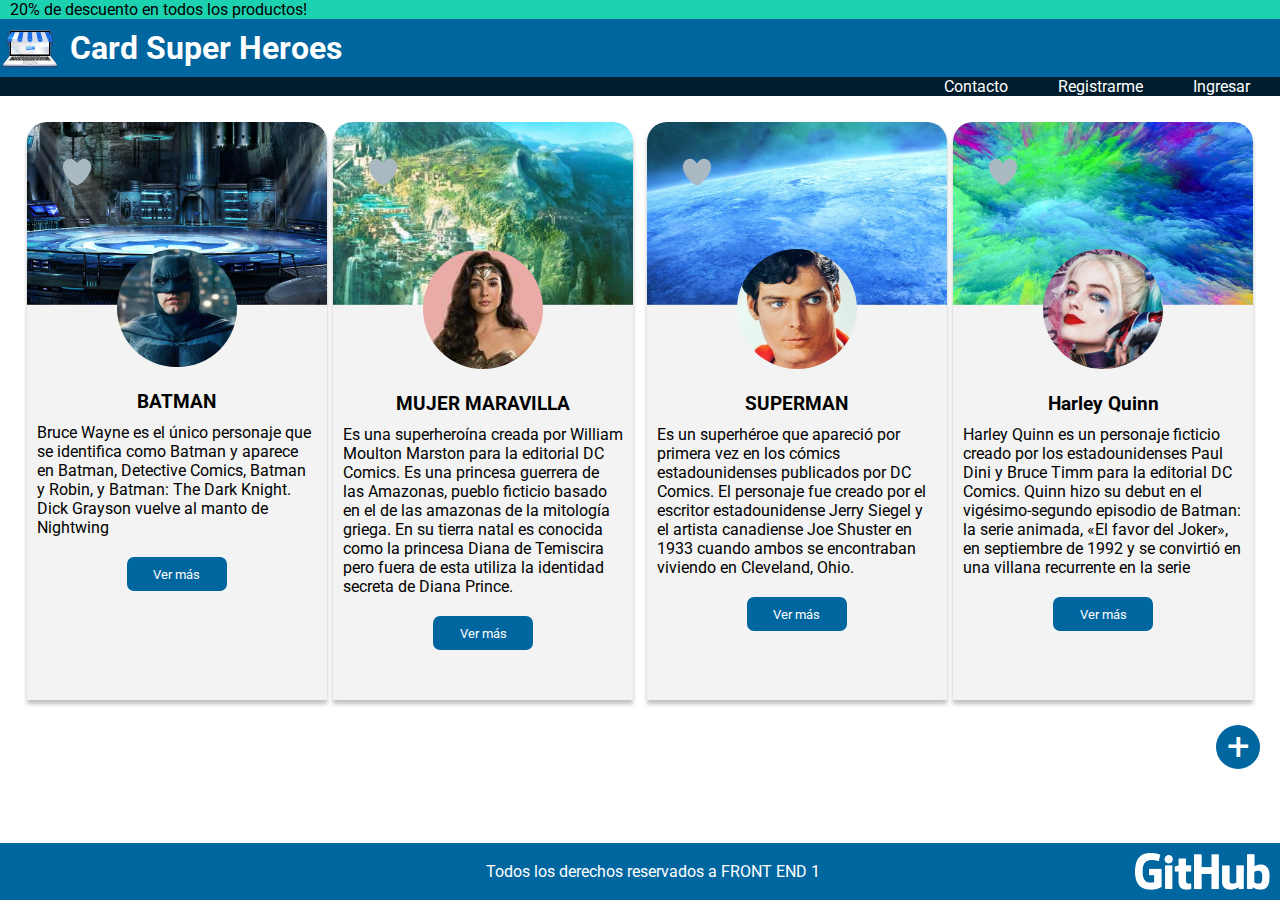
<file: index.html>
<!DOCTYPE html>
<html lang="es">

<head>
  <meta charset="UTF-8">
  <title>Card Super Heroes</title>
  <link rel="stylesheet" href="css/styles.css">
  <link rel="preconnect" href="https://fonts.googleapis.com">
  <link rel="preconnect" href="https://fonts.gstatic.com" crossorigin>
  <link href="https://fonts.googleapis.com/css2?family=Roboto:wght@100;400&display=swap" rel="stylesheet">
  <meta name="viewport" content="width=device-width, initial-scale=1.0">
</head>

<body>
  <header>
    <p>20% de descuento en todos los productos!</p>
    <div class="container_logo">
      <a href="../index.html">
        <img src="./img/logo.svg" alt="logo">
        <h1>Card Super Heroes</h1>
      </a>
    </div>
    <nav class="menu">
      <ul>
        <li>
          <a href="#">Contacto</a>
        </li>
        <li>
          <a href="./views/registrarme.html">Registrarme</a>
        </li>
        <li>
          <a href="#">Ingresar</a>
        </li>
      </ul>
    </nav>
  </header>
  <main class="content_index">
    <div class="content_personajes">
      <div class="row">
        <article>
          <div class="cover">
            <img src="./img/blue_cover.png" alt="cover" class="cover_personaje">
            <!--<img class="heart" src="./img/heart.png" alt="icono">-->
            <div class="card-heart"></div>
          </div>
          <img class="photo" src="./img/batman.png" alt="personaje">
          <div class="description">
            <h3>BATMAN</h3>
            <p>Bruce Wayne es el único personaje que se identifica como Batman y aparece en Batman, Detective Comics,
              Batman y Robin, y Batman: The Dark Knight. Dick Grayson vuelve al manto de Nightwing
            </p>
            <button>Ver más</button>
          </div>
        </article>

        <article>
          <div class="cover">
            <img src="./img/green_cover.png" alt="cover" class="cover_personaje">
            <!--<img class="heart" src="./img/heart.png" alt="icono">-->
            <div class="card-heart"></div>
          </div>
          <img class="photo" src="./img/woman.png" alt="personaje">
          <div class="description">
            <h3>MUJER MARAVILLA</h3>
            <p>Es una superheroína creada por William Moulton Marston para la editorial DC Comics. Es una princesa
              guerrera de las Amazonas, pueblo ficticio basado en el de las amazonas de la mitología griega. En su
              tierra
              natal es conocida como la princesa Diana de Temiscira pero fuera de esta utiliza la identidad secreta de
              Diana Prince.
            </p>
            <button>Ver más</button>
          </div>
        </article>
      </div>

      <div class="row">
        <article>
          <div class="cover">
            <img src="./img/lightblue_cover.png" alt="cover" class="cover_personaje">
            <!--<img class="heart" src="./img/heart.png" alt="icono">-->
            <div class="card-heart"></div>
          </div>
          <img class="photo" src="./img/superman.png" alt="personaje">
          <div class="description">
            <h3>SUPERMAN</h3>
            <p>Es un superhéroe que apareció por primera vez en los cómics estadounidenses publicados por DC Comics.
              El personaje fue creado por el escritor estadounidense Jerry Siegel y el artista canadiense Joe Shuster en
              1933 cuando ambos se encontraban viviendo en Cleveland, Ohio.
            </p>
            <button>Ver más</button>
          </div>
        </article>

        <article>
          <div class="cover">
            <img src="./img/pink_cover.png" alt="cover" class="cover_personaje">
            <!--<img class="heart" src="./img/heart.png" alt="icono">-->
            <div class="card-heart"></div>
          </div>
          <img class="photo" src="./img/harley.png" alt="personaje">
          <div class="description">
            <h3>Harley Quinn</h3>
            <p>Harley Quinn es un personaje ficticio creado por los estadounidenses Paul Dini y Bruce Timm para la
              editorial DC Comics. Quinn hizo su debut en el vigésimo-segundo episodio de Batman: la serie animada, «El
              favor del Joker», en septiembre de 1992 y se convirtió en una villana recurrente en la serie
            </p>
            <button>Ver más</button>
          </div>
        </article>
      </div>
    </div>
    <button class="add">+</button>
  </main>
  <footer>
    <div class="container_footer">
      <p>
        Todos los derechos reservados a FRONT END 1
      </p>

      <img src="./img/github.png" alt="github">
    </div>
  </footer>
</body>

</html>
</file>
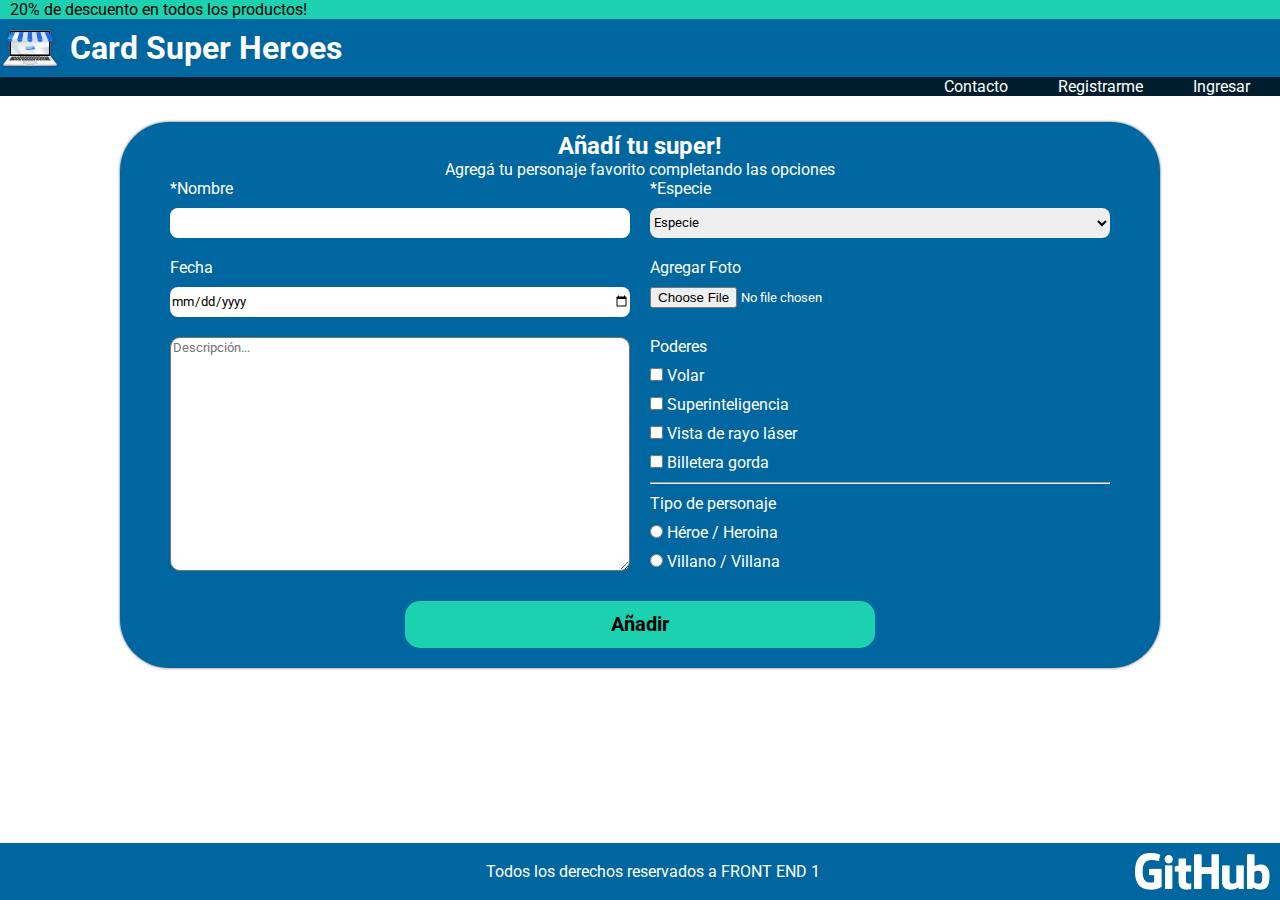
<file: views/registrarme.html>
<!DOCTYPE html>
<html lang="es">

<head>
  <meta charset="UTF-8">
  <title>Card Super Heroes</title>
  <link rel="stylesheet" href="../css/styles.css">
  <link rel="preconnect" href="https://fonts.googleapis.com">
  <link rel="preconnect" href="https://fonts.gstatic.com" crossorigin>
  <link href="https://fonts.googleapis.com/css2?family=Roboto:wght@100;400&display=swap" rel="stylesheet">
  <link href="https://fonts.googleapis.com/css2?family=Inter:wght@100;400&display=swap" rel="stylesheet">
  <meta name="viewport" content="width=device-width, initial-scale=1.0">
</head>

<body>
  <header>
    <p>20% de descuento en todos los productos!</p>
    <div class="container_logo">
      <a href="../index.html">
        <img src="../img/logo.svg" alt="logo">
        <h1>Card Super Heroes</h1>
      </a>
    </div>
    <nav class="menu">
      <ul>
        <li>
          <a href="#">Contacto</a>
        </li>
        <li>
          <a href="./registrarme.html">Registrarme</a>
        </li>
        <li>
          <a href="#">Ingresar</a>
        </li>
      </ul>
    </nav>
  </header>
  <main class="content_registrarme">
    <form class="form_registrarme">
      <h2>Añadí tu super!</h2>
      <p>Agregá tu personaje favorito completando las opciones</p>
      <div class="row_form">
        <p class="column_form">
          <label for="nombre">*Nombre</label>
          <input type="text" name="nombre_bd" id="nombre" class="input_form_border">
        </p>
        <p class="column_form">
          <label for="especie">*Especie</label>
          <select name="especie_bd" id="especie" class="input_form_border">
            <option value="" disabled selected>Especie</option>
            <option value="value1">Value 1</option>
            <option value="value2">Value 2</option>
            <option value="value3">Value 3</option>
          </select>
        </p>
      </div>
      <div class="row_form">
        <p class="column_form">
          <label for="fecha">Fecha</label>
          <input type="date" name="fecha_bd" id="fecha" class="input_form_border">
        </p>
        <p class="column_form">
          <label for="foto">Agregar Foto</label>
          <input type="file" name="foto_bd" id="foto">
        </p>
      </div>
      <div class="row_form">
        <textarea name="description" id="description" cols="30" rows="10" class="column_form"
          placeholder="Descripción..."></textarea>
        <div class="column_form">
          <span>Poderes</span>
          <label for="poder1">
            <input type="checkbox" id="poder1" name="poderes" value="poder1">
            Volar
          </label>
          <label for="poder2">
            <input type="checkbox" id="poder2" name="poderes" value="poder2">
            Superinteligencia
          </label>
          <label for="poder3">
            <input type="checkbox" id="poder3" name="poderes" value="poder3">
            Vista de rayo láser
          </label>
          <label for="poder4">
            <input type="checkbox" id="poder4" name="poderes" value="poder4">
            Billetera gorda
          </label>

          <hr>

          <span>Tipo de personaje</span>
          <label for="personaje1">
            <input type="radio" id="personaje1" name="personajes" value="personaje1">
            Héroe / Heroina
          </label>
          <label for="personaje2">
            <input type="radio" id="personaje2" name="personajes" value="personaje2">
            Villano / Villana
          </label>
        </div>
      </div>
      <input type="submit" value="Añadir" class="button_form_registrarme">
    </form>
  </main>
  <footer>
    <div class="container_footer">
      <p>
        Todos los derechos reservados a FRONT END 1
      </p>

      <img src="../img/github.png" alt="github">
    </div>
  </footer>
</body>

</html>
</file>
<file: css/styles.css>
* {
  box-sizing: border-box;
  margin: 0px;
  font-family: 'Roboto', 'sans-serif';
}

button {
  cursor: pointer;
}

header p {
  background-color: #1CD1B0;
  padding-left: 10px;
}

.container_logo{
  background-color: #00669F;
}

.container_logo img{
  width: 60px;
}

.container_logo a{
  display: flex;
  align-items: center;
}

h1 {
  color: #FFFFFF;
  padding: 10px;
}

nav{
  background-color: #001D2D;
  margin-bottom: 2%;
}

ul {
  list-style: none;
  display: flex;
  justify-content: flex-end;
  gap: 50px;
  margin-right: 30px;
}

a {
  text-decoration: none;
  color: #FFFFFF;
}

.content_index {
  margin: 0px 20px;
  display: flex;
  flex-direction: column;
  align-items: flex-end;
}

.content_index button:hover {
  background-color: #001D2D;
  color: #FFFFFF;
}

.content_registrarme {
  margin: 0px 20px;
  display: flex;
  justify-content: center;
}

.content_personajes {
  display: flex;
  justify-content: space-between;
  margin-bottom: 2%;
  width: 100%;
}

.row {
  display: flex;
  justify-content: space-evenly;
  width: 100%;
}

.row_form {
  display: flex;
  justify-content: space-between;
  gap: 20px;
  width: 100%;
  margin-bottom: 20px;
}

.column_form {
  display: flex;
  flex-direction: column;
  gap: 10px;
  width: 50%;
}

.input_form_border {
  border-radius: 8px;
  border: 0px;
  height: 30px;
}

#description{
  border-radius: 10px;
}

article {
  position: relative;
  display: inline-block;
  width: 300px;
  background-color: #F3F3F3;
  box-shadow: 0px 4px 4px rgba(0, 0, 0, 0.25);
  border-radius: 20px 20px 0px 0px;
}

.cover_personaje {
  width: 300px;
  border-radius: 20px 20px 0px 0px;
}

/*.heart {
  position: absolute;
  top: 20px;
  left: 20px;
}*/
.card-heart {
  background-image: url("../img/heart.png");
  height: 100px;
  width: 100px;
  color: #cc2424;
  font-size: 30px;
  left: 0px;
  position: absolute;
  top: 0px;
  z-index: 200;
}

.card-heart:hover {
  /* asigno al hover la animación heart que está declarada al final */
  animation-name: heart;
  animation-duration: 1s;
  animation-timing-function: steps(29);
  cursor: pointer;
}

@keyframes heart {
  /* Me desplazo en la imagen desde la esquina izquierda hacia la derecha */
  0% {
    background-position: 0px;
  }
  100% {
    background-position: -2900px;
  }
}

.photo {
  border-radius: 60px;
  width: 120px;
  position: relative;
  top: -60px;
  left: 90px;
}

.description {
  position: relative;
  top: -50px;
  padding: 0 10px;
  display: flex;
  flex-direction: column;
  align-items: center;
}

.description button {
  width: 100px;
  height: 34px;
  background-color: #00669F;
  border-radius: 7px;
  border: none;
  color: #FFFFFF;
  margin-top: 20px;
}

h3 {
  margin: 10px 0px;
  text-align: center;
}

.add {
  max-height: 44px;
  max-width: 44px;
  min-height: 44px;
  min-width: 44px;
  font-size: 40px;
  display: flex;
  border-radius: 50%;
  align-items: center;
  justify-content: center;
  background-color: #00669F;
  color: #FFFFFF;
  margin-bottom: 10%;
  border: none;
}

footer {
  position: fixed;
  bottom: 0;
  background-color: #00669F;
  color: #FFFFFF;
  width: 100%;
  left: 0;
}

.container_footer {
  display: flex;
  justify-content: flex-end;
  align-items: center;
  gap: 25%;
  padding: 10px;
}

.form_registrarme {
  display: flex;
  flex-direction: column;
  align-items: center;
  font-family: 'Inter', 'sans-serif'!important;
  width: 100%;
  background: #00669F;
  color: #FFFFFF;
  box-shadow: 0px 0px 2px 1px rgba(0, 0, 0, 0.3);
  border-radius: 49.0901px;
  margin: 0 100px;
  padding: 10px 50px;
}

.button_form_registrarme {
  background-color: #1CD1B0;
  height: 47px;
  border-radius: 15px;
  border: 0;
  font-size: 20px;
  font-weight: 700;
  width: 50%;
  margin: 10px 100px;
  padding: 10px 50px;
  cursor: pointer;
}

.button_form_registrarme:hover {
  background-color: #001D2D;
  color: #FFFFFF;
}

footer img {
  height: 37px;
}

@media (max-width: 1024px) {
  .content_personajes {
    flex-direction: column;
  }

  .row {
    margin: 0 0 10% 0;
  }

  .add {
    position: absolute;
    top: 720px;
  }

}

@media (max-width: 460px) {
  .content_personajes {
    margin-bottom: 30%;
  }

  .row {
    flex-direction: column;
    align-items: center;
    margin-bottom: auto;
  }

  .row_form {
    flex-direction: column;
  }

  .column_form {
    width: auto;
  }

  article {
    margin-bottom: 20%;
  }

  .add {
    top: 620px;
  }

  .content_registrarme {
    height: 100vh;
    margin-bottom: 300px;
  }

  .form_registrarme{
    height: 120vh;
  }

  .button_form_registrarme {
    width: auto;
  }
}
</file>
